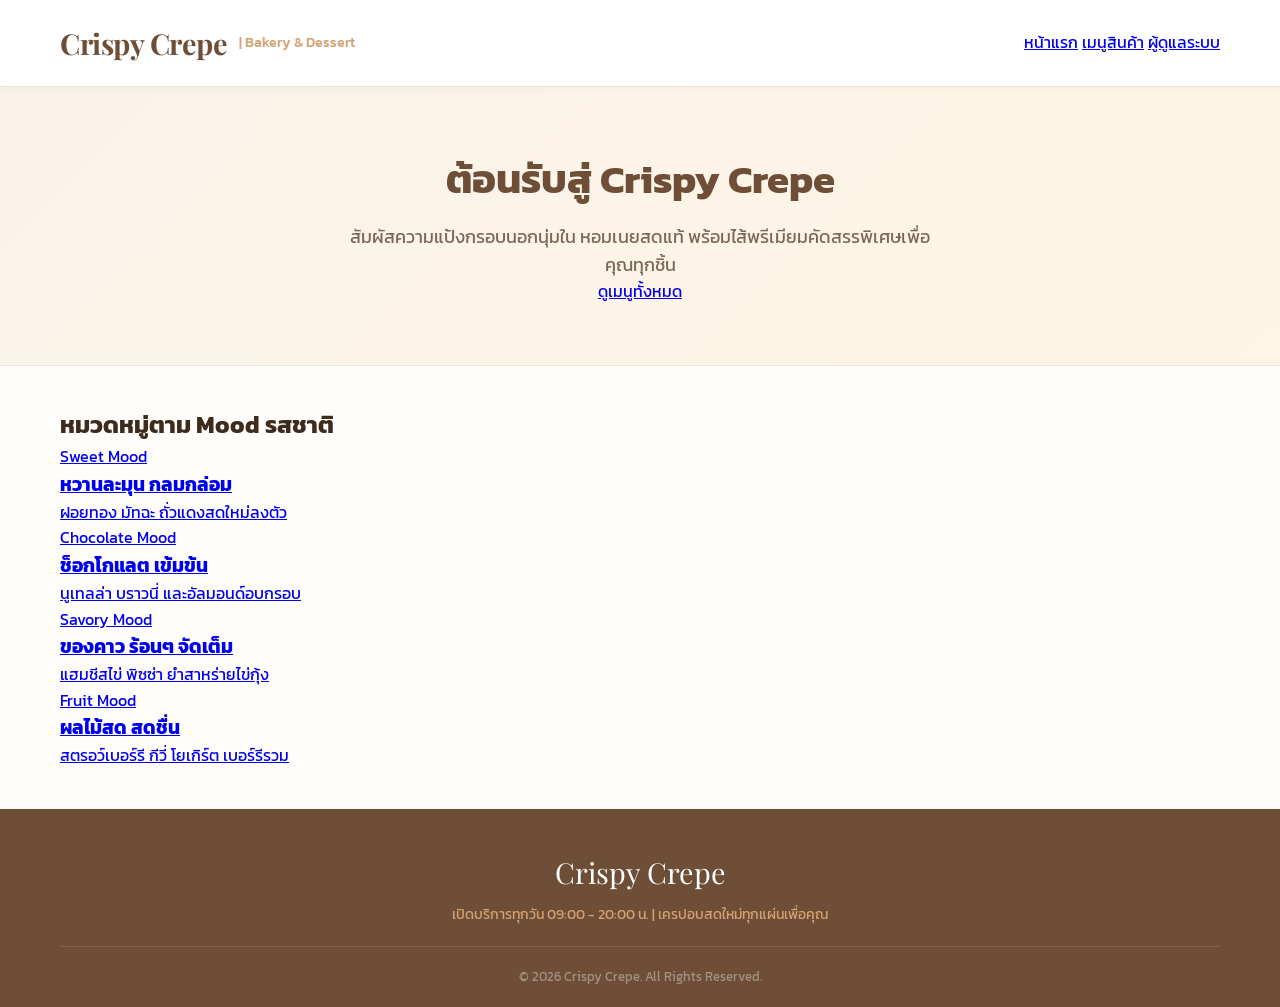
<file: landing-page/index.html>
<!DOCTYPE html>
<html lang="th">
<head>
  <meta charset="UTF-8">
  <meta name="viewport" content="width=device-width, initial-scale=1.0">
  <title>Crispy Crepe - เครปพรีเมียม อร่อย กรอบ หอม อบอุ่น</title>
  <link rel="stylesheet" href="style.css">
</head>
<body>

  <!-- Header Section -->
  <header class="header">
    <div class="container header-container">
      <div class="logo">
        <div class="logo-title">Crispy Crepe</div>
        <div class="logo-tagline">| Bakery & Dessert</div>
      </div>
      <nav class="nav">
        <a href="index.html" class="nav-link active">หน้าแรก</a>
        <a href="product.html" class="nav-link">เมนูสินค้า</a>
        <a href="admin.html" class="nav-link">ผู้ดูแลระบบ</a>
      </nav>
    </div>
  </header>

  <!-- Hero Section -->
  <section class="hero">
    <div class="container">
      <h1 class="hero-title">ต้อนรับสู่ Crispy Crepe</h1>
      <p class="hero-subtitle">สัมผัสความแป้งกรอบนอกนุ่มใน หอมเนยสดแท้ พร้อมไส้พรีเมียมคัดสรรพิเศษเพื่อคุณทุกชิ้น</p>
      <a href="product.html" class="hero-btn">ดูเมนูทั้งหมด</a>
    </div>
  </section>

  <!-- Categories / Mood Section -->
  <section class="categories-section container">
    <h2 class="section-title">หมวดหมู่ตาม Mood รสชาติ</h2>
    <div class="category-grid">
      
      <!-- Sweet Card -->
      <a href="product.html?mood=sweet" class="category-card sweet">
        <div class="category-overlay"></div>
        <div class="category-content">
          <span class="category-tag">Sweet Mood</span>
          <h3>หวานละมุน กลมกล่อม</h3>
          <p>ฝอยทอง มัทฉะ ถั่วแดงสดใหม่ลงตัว</p>
        </div>
      </a>

      <!-- Chocolate Card -->
      <a href="product.html?mood=chocolate" class="category-card chocolate">
        <div class="category-overlay"></div>
        <div class="category-content">
          <span class="category-tag">Chocolate Mood</span>
          <h3>ช็อกโกแลต เข้มข้น</h3>
          <p>นูเทลล่า บราวนี่ และอัลมอนด์อบกรอบ</p>
        </div>
      </a>

      <!-- Savory Card -->
      <a href="product.html?mood=savory" class="category-card savory">
        <div class="category-overlay"></div>
        <div class="category-content">
          <span class="category-tag">Savory Mood</span>
          <h3>ของคาว ร้อนๆ จัดเต็ม</h3>
          <p>แฮมชีสไข่ พิซซ่า ยำสาหร่ายไข่กุ้ง</p>
        </div>
      </a>

      <!-- Fruit Card -->
      <a href="product.html?mood=fruit" class="category-card fruit">
        <div class="category-overlay"></div>
        <div class="category-content">
          <span class="category-tag">Fruit Mood</span>
          <h3>ผลไม้สด สดชื่น</h3>
          <p>สตรอว์เบอร์รี กีวี่ โยเกิร์ต เบอร์รีรวม</p>
        </div>
      </a>

    </div>
  </section>

  <!-- Footer Section -->
  <footer class="footer">
    <div class="container footer-content">
      <div class="footer-logo">Crispy Crepe</div>
      <p class="footer-text">เปิดบริการทุกวัน 09:00 - 20:00 น. | เครปอบสดใหม่ทุกแผ่นเพื่อคุณ</p>
      <p class="copyright">&copy; 2026 Crispy Crepe. All Rights Reserved.</p>
    </div>
  </footer>

  <script src="script.js"></script>
</body>
</html>
</file>
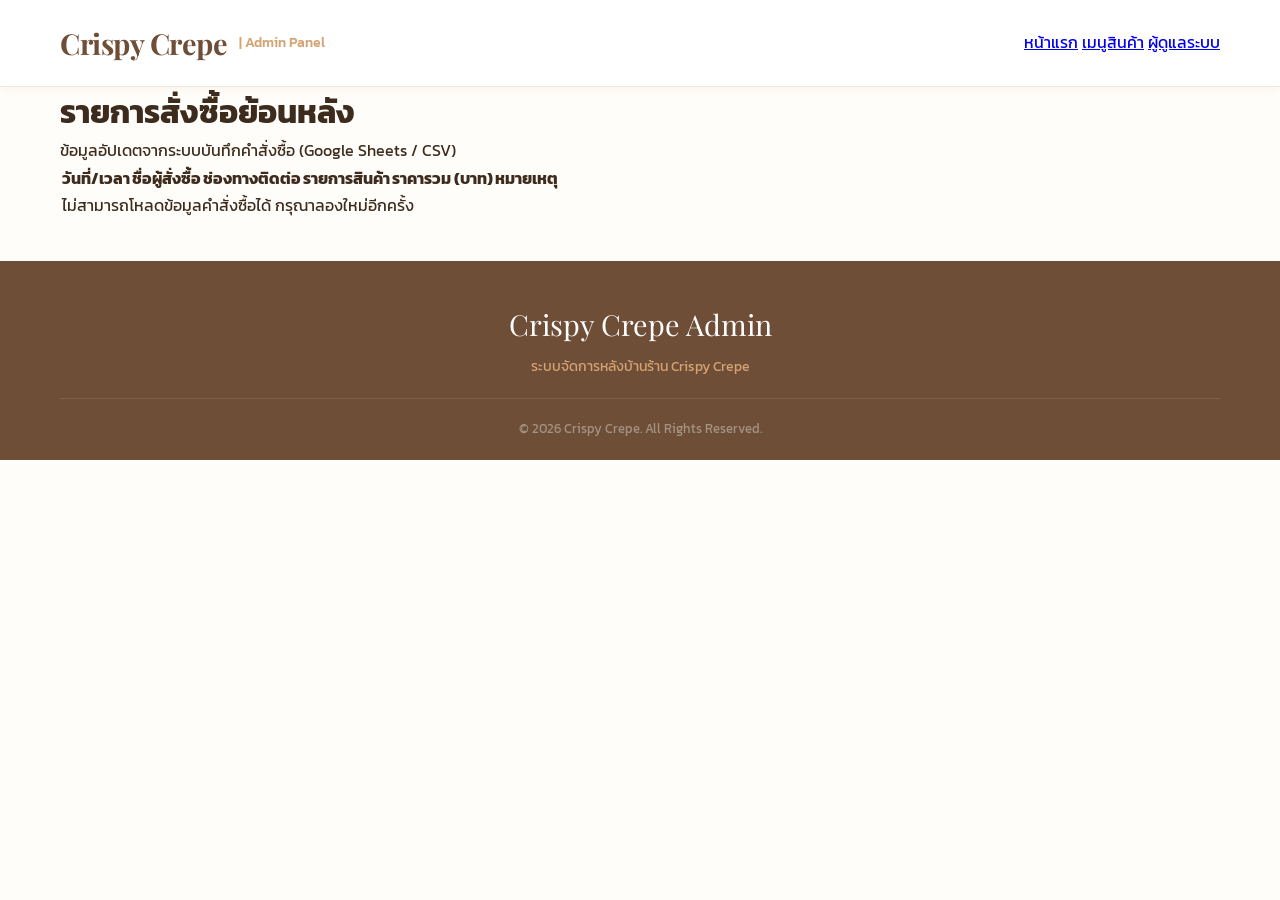
<file: landing-page/admin.html>
<!DOCTYPE html>
<html lang="th">
<head>
  <meta charset="UTF-8">
  <meta name="viewport" content="width=device-width, initial-scale=1.0">
  <title>Crispy Crepe - ระบบจัดการคำสั่งซื้อ (Admin)</title>
  <link rel="stylesheet" href="style.css">
</head>
<body>

  <!-- Header Section -->
  <header class="header">
    <div class="container header-container">
      <div class="logo">
        <a href="index.html" style="text-decoration:none;">
          <div class="logo-title">Crispy Crepe</div>
        </a>
        <div class="logo-tagline">| Admin Panel</div>
      </div>
      <nav class="nav">
        <a href="index.html" class="nav-link">หน้าแรก</a>
        <a href="product.html" class="nav-link">เมนูสินค้า</a>
        <a href="admin.html" class="nav-link active">ผู้ดูแลระบบ</a>
      </nav>
    </div>
  </header>

  <!-- Admin Orders Table Section -->
  <main class="container main-content">
    <div class="admin-header">
      <h1 class="page-title">รายการสั่งซื้อย้อนหลัง</h1>
      <p class="page-subtitle">ข้อมูลอัปเดตจากระบบบันทึกคำสั่งซื้อ (Google Sheets / CSV)</p>
    </div>

    <div class="table-responsive">
      <table id="ordersTable" class="admin-table">
        <thead>
          <tr>
            <th>วันที่/เวลา</th>
            <th>ชื่อผู้สั่งซื้อ</th>
            <th>ช่องทางติดต่อ</th>
            <th>รายการสินค้า</th>
            <th>ราคารวม (บาท)</th>
            <th>หมายเหตุ</th>
          </tr>
        </thead>
        <tbody>
          <!-- script.js จะดึงข้อมูล CSV มาใส่ที่นี่ -->
          <tr>
            <td colspan="6" class="loading-cell">กำลังโหลดข้อมูลคำสั่งซื้อ...</td>
          </tr>
        </tbody>
      </table>
    </div>
  </main>

  <!-- Footer Section -->
  <footer class="footer">
    <div class="container footer-content">
      <div class="footer-logo">Crispy Crepe Admin</div>
      <p class="footer-text">ระบบจัดการหลังบ้านร้าน Crispy Crepe</p>
      <p class="copyright">&copy; 2026 Crispy Crepe. All Rights Reserved.</p>
    </div>
  </footer>

  <script src="script.js"></script>
</body>
</html>
</file>
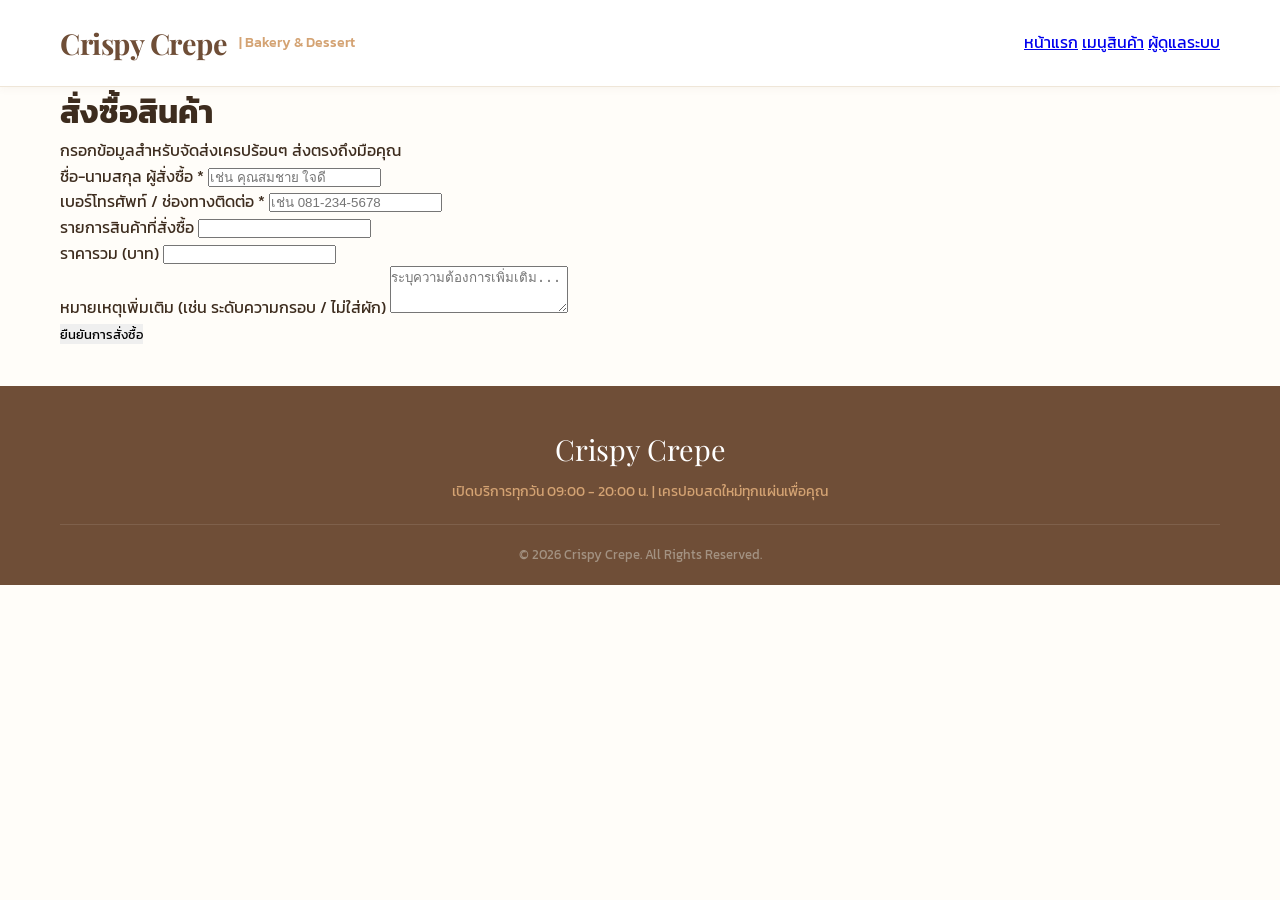
<file: landing-page/order.html>
<!DOCTYPE html>
<html lang="th">
<head>
  <meta charset="UTF-8">
  <meta name="viewport" content="width=device-width, initial-scale=1.0">
  <title>Crispy Crepe - แบบฟอร์มสั่งซื้อ</title>
  <link rel="stylesheet" href="style.css">
</head>
<body>

  <!-- Header Section -->
  <header class="header">
    <div class="container header-container">
      <div class="logo">
        <a href="index.html" style="text-decoration:none;">
          <div class="logo-title">Crispy Crepe</div>
        </a>
        <div class="logo-tagline">| Bakery & Dessert</div>
      </div>
      <nav class="nav">
        <a href="index.html" class="nav-link">หน้าแรก</a>
        <a href="product.html" class="nav-link">เมนูสินค้า</a>
        <a href="admin.html" class="nav-link">ผู้ดูแลระบบ</a>
      </nav>
    </div>
  </header>

  <!-- Order Form Section -->
  <main class="container main-content">
    <div class="form-card">
      <h1 class="form-title">สั่งซื้อสินค้า</h1>
      <p class="form-subtitle">กรอกข้อมูลสำหรับจัดส่งเครปร้อนๆ ส่งตรงถึงมือคุณ</p>

      <form id="orderForm" class="order-form">
        <div class="form-group">
          <label for="customerName">ชื่อ-นามสกุล ผู้สั่งซื้อ *</label>
          <input type="text" id="customerName" name="customerName" placeholder="เช่น คุณสมชาย ใจดี" required>
        </div>

        <div class="form-group">
          <label for="contact">เบอร์โทรศัพท์ / ช่องทางติดต่อ *</label>
          <input type="text" id="contact" name="contact" placeholder="เช่น 081-234-5678" required>
        </div>

        <div class="form-group">
          <label for="items">รายการสินค้าที่สั่งซื้อ</label>
          <input type="text" id="items" name="items" readonly class="readonly-input">
        </div>

        <div class="form-group">
          <label for="total">ราคารวม (บาท)</label>
          <input type="text" id="total" name="total" readonly class="readonly-input">
        </div>

        <div class="form-group">
          <label for="note">หมายเหตุเพิ่มเติม (เช่น ระดับความกรอบ / ไม่ใส่ผัก)</label>
          <textarea id="note" name="note" rows="3" placeholder="ระบุความต้องการเพิ่มเติม..."></textarea>
        </div>

        <button type="submit" class="submit-btn">ยืนยันการสั่งซื้อ</button>
      </form>
    </div>
  </main>

  <!-- Footer Section -->
  <footer class="footer">
    <div class="container footer-content">
      <div class="footer-logo">Crispy Crepe</div>
      <p class="footer-text">เปิดบริการทุกวัน 09:00 - 20:00 น. | เครปอบสดใหม่ทุกแผ่นเพื่อคุณ</p>
      <p class="copyright">&copy; 2026 Crispy Crepe. All Rights Reserved.</p>
    </div>
  </footer>

  <script src="script.js"></script>
</body>
</html>
</file>
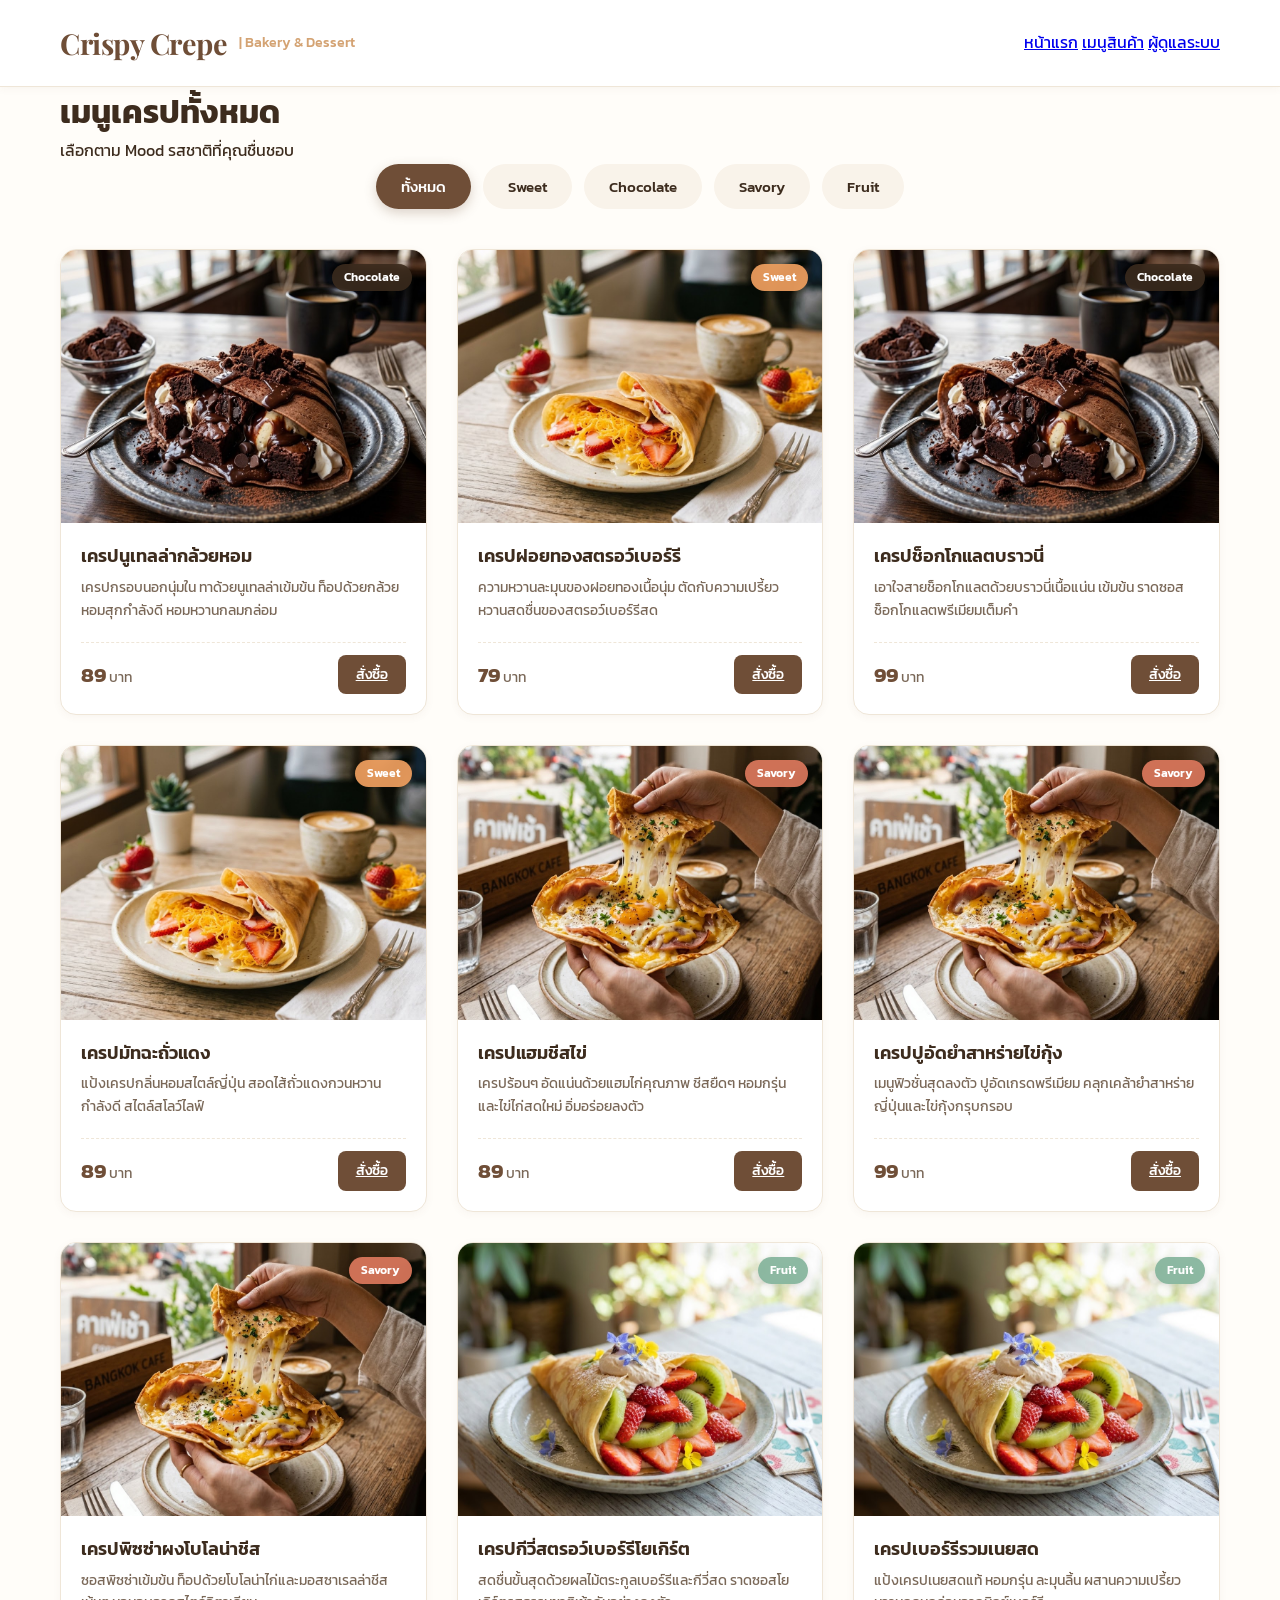
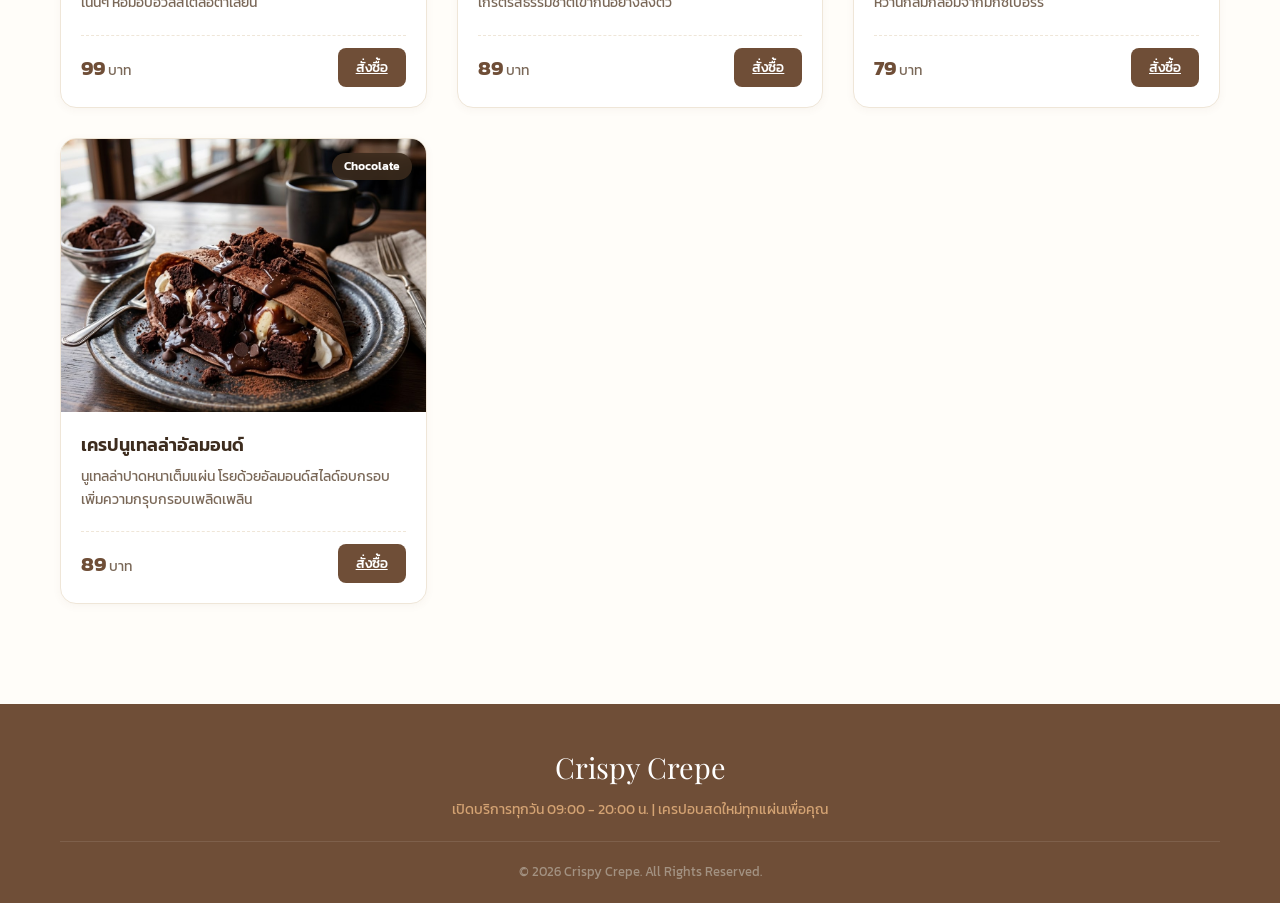
<file: landing-page/product.html>
<!DOCTYPE html>
<html lang="th">
<head>
  <meta charset="UTF-8">
  <meta name="viewport" content="width=device-width, initial-scale=1.0">
  <title>Crispy Crepe - รายการสินค้า</title>
  <link rel="stylesheet" href="style.css">
</head>
<body>

  <!-- Header Section -->
  <header class="header">
    <div class="container header-container">
      <div class="logo">
        <a href="index.html" style="text-decoration:none;">
          <div class="logo-title">Crispy Crepe</div>
        </a>
        <div class="logo-tagline">| Bakery & Dessert</div>
      </div>
      <nav class="nav">
        <a href="index.html" class="nav-link">หน้าแรก</a>
        <a href="product.html" class="nav-link active">เมนูสินค้า</a>
        <a href="admin.html" class="nav-link">ผู้ดูแลระบบ</a>
      </nav>
    </div>
  </header>

  <!-- Main Product Section -->
  <main class="container main-content">
    <div class="page-header">
      <h1 class="page-title">เมนูเครปทั้งหมด</h1>
      <p class="page-subtitle">เลือกตาม Mood รสชาติที่คุณชื่นชอบ</p>
    </div>

    <!-- Filter Bar -->
    <div id="filter-bar" class="filter-section">
      <button class="filter-btn active" data-mood="all">ทั้งหมด</button>
      <button class="filter-btn" data-mood="sweet">Sweet</button>
      <button class="filter-btn" data-mood="chocolate">Chocolate</button>
      <button class="filter-btn" data-mood="savory">Savory</button>
      <button class="filter-btn" data-mood="fruit">Fruit</button>
    </div>

    <!-- Product List Grid -->
    <div id="product-list" class="product-grid">
      <!-- script.js จะเติมข้อมูลสินค้าที่นี่ -->
    </div>
  </main>

  <!-- Footer Section -->
  <footer class="footer">
    <div class="container footer-content">
      <div class="footer-logo">Crispy Crepe</div>
      <p class="footer-text">เปิดบริการทุกวัน 09:00 - 20:00 น. | เครปอบสดใหม่ทุกแผ่นเพื่อคุณ</p>
      <p class="copyright">&copy; 2026 Crispy Crepe. All Rights Reserved.</p>
    </div>
  </footer>

  <script src="script.js"></script>
</body>
</html>
</file>
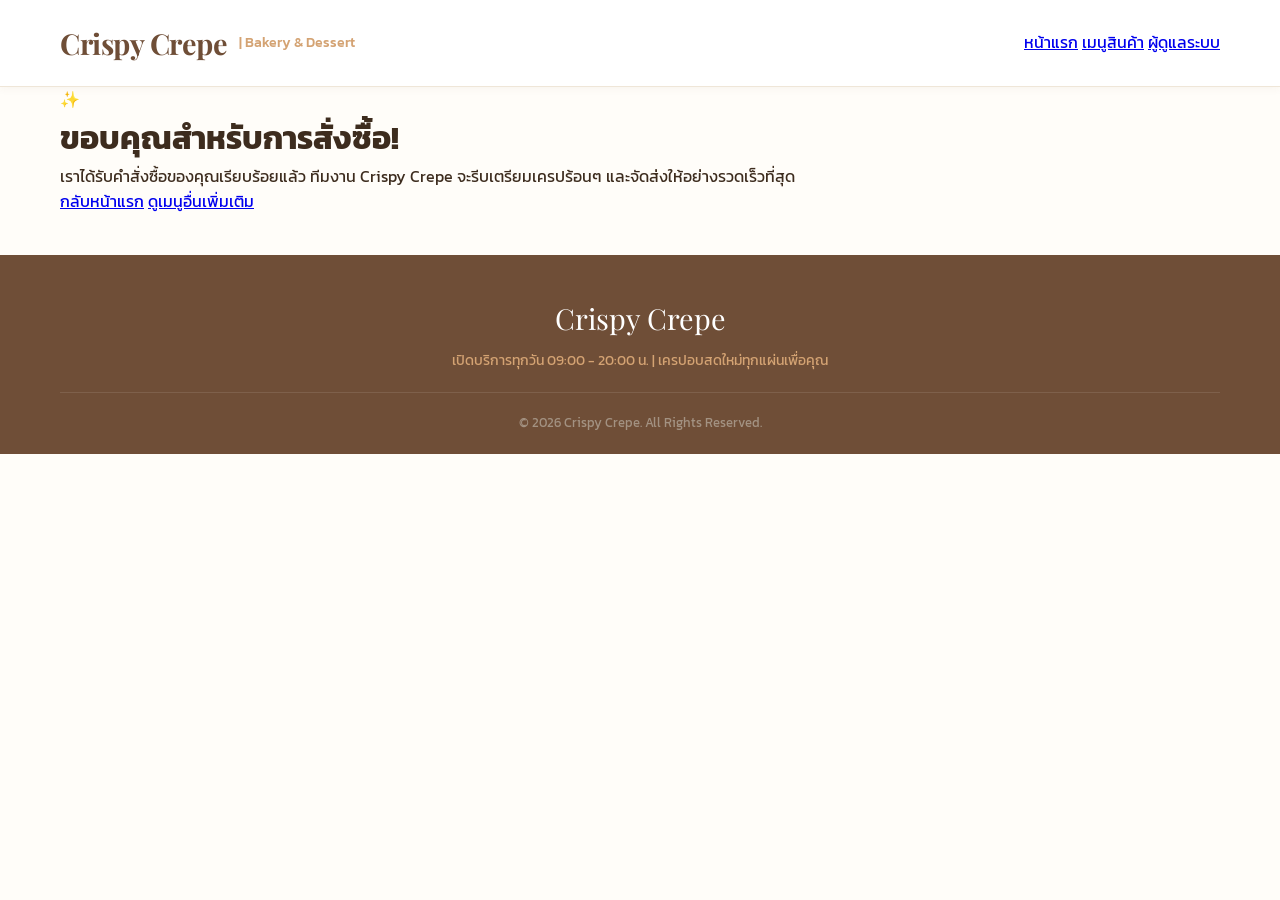
<file: landing-page/thankyou.html>
<!DOCTYPE html>
<html lang="th">
<head>
  <meta charset="UTF-8">
  <meta name="viewport" content="width=device-width, initial-scale=1.0">
  <title>Crispy Crepe - ขอบคุณสำหรับการสั่งซื้อ</title>
  <link rel="stylesheet" href="style.css">
</head>
<body>

  <!-- Header Section -->
  <header class="header">
    <div class="container header-container">
      <div class="logo">
        <a href="index.html" style="text-decoration:none;">
          <div class="logo-title">Crispy Crepe</div>
        </a>
        <div class="logo-tagline">| Bakery & Dessert</div>
      </div>
      <nav class="nav">
        <a href="index.html" class="nav-link">หน้าแรก</a>
        <a href="product.html" class="nav-link">เมนูสินค้า</a>
        <a href="admin.html" class="nav-link">ผู้ดูแลระบบ</a>
      </nav>
    </div>
  </header>

  <!-- Thank You Message Container -->
  <main class="container main-content">
    <div class="thankyou-card">
      <div class="thankyou-icon">✨</div>
      <h1 class="thankyou-title">ขอบคุณสำหรับการสั่งซื้อ!</h1>
      <p class="thankyou-message">
        เราได้รับคำสั่งซื้อของคุณเรียบร้อยแล้ว ทีมงาน Crispy Crepe จะรีบเตรียมเครปร้อนๆ และจัดส่งให้อย่างรวดเร็วที่สุด
      </p>
      <div class="thankyou-actions">
        <a href="index.html" class="hero-btn">กลับหน้าแรก</a>
        <a href="product.html" class="secondary-btn">ดูเมนูอื่นเพิ่มเติม</a>
      </div>
    </div>
  </main>

  <!-- Footer Section -->
  <footer class="footer">
    <div class="container footer-content">
      <div class="footer-logo">Crispy Crepe</div>
      <p class="footer-text">เปิดบริการทุกวัน 09:00 - 20:00 น. | เครปอบสดใหม่ทุกแผ่นเพื่อคุณ</p>
      <p class="copyright">&copy; 2026 Crispy Crepe. All Rights Reserved.</p>
    </div>
  </footer>

  <script src="script.js"></script>
</body>
</html>
</file>
<file: landing-page/style.css>
/* ==========================================================================
   Crispy Crepe - Style Sheet
   Theme: Warm Cream & Premium Brown Bakery Style
   ========================================================================== */

/* 1. Imports & CSS Variables */
@import url('https://fonts.googleapis.com/css2?family=Kanit:wght@300;400;500;600;700&family=Playfair+Display:ital,wght@0,600;0,700;1,400&display=swap');

:root {
  /* Color Palette */
  --bg-main: #FFFDF9;           /* ครีมอ่อนนุ่มนวล */
  --bg-card: #FFFFFF;           /* ขาวบริสุทธิ์สำหรับการ์ด */
  --bg-surface: #F9F3EA;        /* ครีมอมน้ำตาลละมุน */
  
  --primary: #6F4E37;          /* น้ำตาลคั่วเข้ม อบอุ่น */
  --primary-hover: #543A27;    /* น้ำตาลเข้มสำหรับ Hover */
  --secondary: #D4A373;        /* น้ำตาลทอง อบอุ่น */
  --accent: #E07A5F;           /* สีส้มอิฐ/เบอร์รีสำหรับจุดเด่น */
  
  --text-primary: #3D2C1E;     /* น้ำตาลเข้มเกือบดำ สำหรับข้อความหลัก */
  --text-secondary: #7A6858;   /* น้ำตาลเทา สำหรับข้อความย่อย */
  --text-light: #A39282;       /* น้ำตาลอ่อนสำหรับ Placeholder/Border */
  
  /* Borders & Shadows */
  --border-color: #EFE6D8;
  --radius-sm: 8px;
  --radius-md: 16px;
  --radius-lg: 24px;
  --radius-full: 9999px;
  
  --shadow-sm: 0 2px 8px rgba(111, 78, 55, 0.05);
  --shadow-md: 0 8px 20px rgba(111, 78, 55, 0.08);
  --shadow-lg: 0 16px 32px rgba(111, 78, 55, 0.12);
  
  /* Layout & Transitions */
  --transition: all 0.3s cubic-bezier(0.25, 0.8, 0.25, 1);
  --max-width: 1200px;
}

/* 2. Base & Reset */
*, *::before, *::after {
  box-sizing: border-box;
  margin: 0;
  padding: 0;
}

body {
  font-family: 'Kanit', sans-serif;
  background-color: var(--bg-main);
  color: var(--text-primary);
  line-height: 1.6;
  -webkit-font-smoothing: antialiased;
}

img {
  max-width: 100%;
  height: auto;
  display: block;
}

button {
  font-family: inherit;
  cursor: pointer;
  border: none;
  outline: none;
}

/* 3. Layout & Structure */
.container {
  width: 100%;
  max-width: var(--max-width);
  margin: 0 auto;
  padding: 0 20px;
}

/* Header & Hero */
.header {
  background-color: var(--bg-card);
  border-bottom: 1px solid var(--border-color);
  padding: 20px 0;
  position: sticky;
  top: 0;
  z-index: 100;
  box-shadow: var(--shadow-sm);
}

.header-container {
  display: flex;
  justify-content: space-between;
  align-items: center;
}

.logo {
  display: flex;
  align-items: center;
  gap: 12px;
}

.logo-title {
  font-family: 'Playfair Display', serif;
  font-size: 1.8rem;
  font-weight: 700;
  color: var(--primary);
  letter-spacing: -0.5px;
}

.logo-tagline {
  font-size: 0.85rem;
  color: var(--secondary);
  font-weight: 500;
}

.hero {
  background: linear-gradient(135deg, #F9F3EA 0%, #FFF5E4 100%);
  padding: 60px 0;
  text-align: center;
  border-bottom: 1px solid var(--border-color);
  margin-bottom: 40px;
}

.hero-title {
  font-size: 2.5rem;
  color: var(--primary);
  margin-bottom: 12px;
  font-weight: 700;
}

.hero-subtitle {
  color: var(--text-secondary);
  font-size: 1.1rem;
  max-width: 600px;
  margin: 0 auto;
}

/* Filter / Mood Selector */
.filter-section {
  display: flex;
  justify-content: center;
  flex-wrap: wrap;
  gap: 12px;
  margin-bottom: 40px;
}

.filter-btn {
  background-color: var(--bg-surface);
  color: var(--text-primary);
  padding: 10px 24px;
  border-radius: var(--radius-full);
  font-size: 0.95rem;
  font-weight: 500;
  transition: var(--transition);
  border: 1px solid transparent;
}

.filter-btn:hover {
  background-color: #F0E4D4;
  color: var(--primary);
}

.filter-btn.active {
  background-color: var(--primary);
  color: #FFFFFF;
  box-shadow: 0 4px 12px rgba(111, 78, 55, 0.25);
}

/* 4. Product Grid & Cards */
.product-grid {
  display: grid;
  grid-template-columns: repeat(auto-fill, minmax(280px, 1fr));
  gap: 30px;
  padding-bottom: 60px;
}

.product-card {
  background-color: var(--bg-card);
  border-radius: var(--radius-md);
  border: 1px solid var(--border-color);
  overflow: hidden;
  box-shadow: var(--shadow-sm);
  transition: var(--transition);
  display: flex;
  flex-direction: column;
}

.product-card:hover {
  transform: translateY(-6px);
  box-shadow: var(--shadow-lg);
  border-color: var(--secondary);
}

.product-image-wrapper {
  position: relative;
  width: 100%;
  padding-top: 75%; /* Aspect Ratio 4:3 */
  background-color: var(--bg-surface);
  overflow: hidden;
}

.product-image {
  position: absolute;
  top: 0;
  left: 0;
  width: 100%;
  height: 100%;
  object-fit: cover;
  transition: var(--transition);
}

.product-card:hover .product-image {
  transform: scale(1.05);
}

.mood-badge {
  position: absolute;
  top: 14px;
  right: 14px;
  padding: 4px 12px;
  border-radius: var(--radius-full);
  font-size: 0.75rem;
  font-weight: 600;
  text-transform: capitalize;
  backdrop-filter: blur(8px);
  box-shadow: 0 2px 6px rgba(0, 0, 0, 0.1);
}

.mood-badge.chocolate {
  background-color: rgba(61, 44, 30, 0.85);
  color: #FFF;
}

.mood-badge.sweet {
  background-color: rgba(244, 162, 97, 0.9);
  color: #FFF;
}

.mood-badge.savory {
  background-color: rgba(224, 122, 95, 0.9);
  color: #FFF;
}

.mood-badge.fruit {
  background-color: rgba(129, 178, 154, 0.9);
  color: #FFF;
}

.product-content {
  padding: 20px;
  display: flex;
  flex-direction: column;
  flex-grow: 1;
}

.product-title {
  font-size: 1.15rem;
  font-weight: 600;
  color: var(--text-primary);
  margin-bottom: 8px;
  line-height: 1.4;
}

.product-description {
  font-size: 0.88rem;
  color: var(--text-secondary);
  margin-bottom: 20px;
  flex-grow: 1;
  display: -webkit-box;
  -webkit-line-clamp: 2;
  -webkit-box-orient: vertical;
  overflow: hidden;
}

.product-footer {
  display: flex;
  justify-content: space-between;
  align-items: center;
  padding-top: 12px;
  border-top: 1px dashed var(--border-color);
}

.product-price {
  font-size: 1.3rem;
  font-weight: 700;
  color: var(--primary);
}

.product-price::after {
  content: " บาท";
  font-size: 0.85rem;
  font-weight: 400;
  color: var(--text-secondary);
}

.order-btn {
  background-color: var(--primary);
  color: #FFFFFF;
  padding: 8px 18px;
  border-radius: var(--radius-sm);
  font-size: 0.9rem;
  font-weight: 500;
  transition: var(--transition);
}

.order-btn:hover {
  background-color: var(--primary-hover);
  box-shadow: 0 4px 10px rgba(111, 78, 55, 0.2);
}

/* 5. Footer Section */
.footer {
  background-color: var(--primary);
  color: var(--bg-surface);
  padding: 40px 0 20px 0;
  margin-top: 40px;
}

.footer-content {
  text-align: center;
}

.footer-logo {
  font-family: 'Playfair Display', serif;
  font-size: 1.8rem;
  color: #FFFFFF;
  margin-bottom: 8px;
}

.footer-text {
  font-size: 0.9rem;
  color: #D4A373;
  margin-bottom: 20px;
}

.copyright {
  font-size: 0.8rem;
  color: #A39282;
  border-top: 1px solid rgba(255, 255, 255, 0.1);
  padding-top: 20px;
}

/* 6. Responsive Design (Mobile First Tweaks) */
@media (max-width: 768px) {
  .hero-title {
    font-size: 1.8rem;
  }
  
  .hero-subtitle {
    font-size: 0.95rem;
  }
  
  .product-grid {
    grid-template-columns: repeat(auto-fill, minmax(240px, 1fr));
    gap: 20px;
  }
  
  .filter-section {
    gap: 8px;
  }
  
  .filter-btn {
    padding: 8px 16px;
    font-size: 0.88rem;
  }
}

@media (max-width: 480px) {
  .product-grid {
    grid-template-columns: 1fr;
  }
  
  .header-container {
    flex-direction: column;
    gap: 10px;
  }
}
</file>
